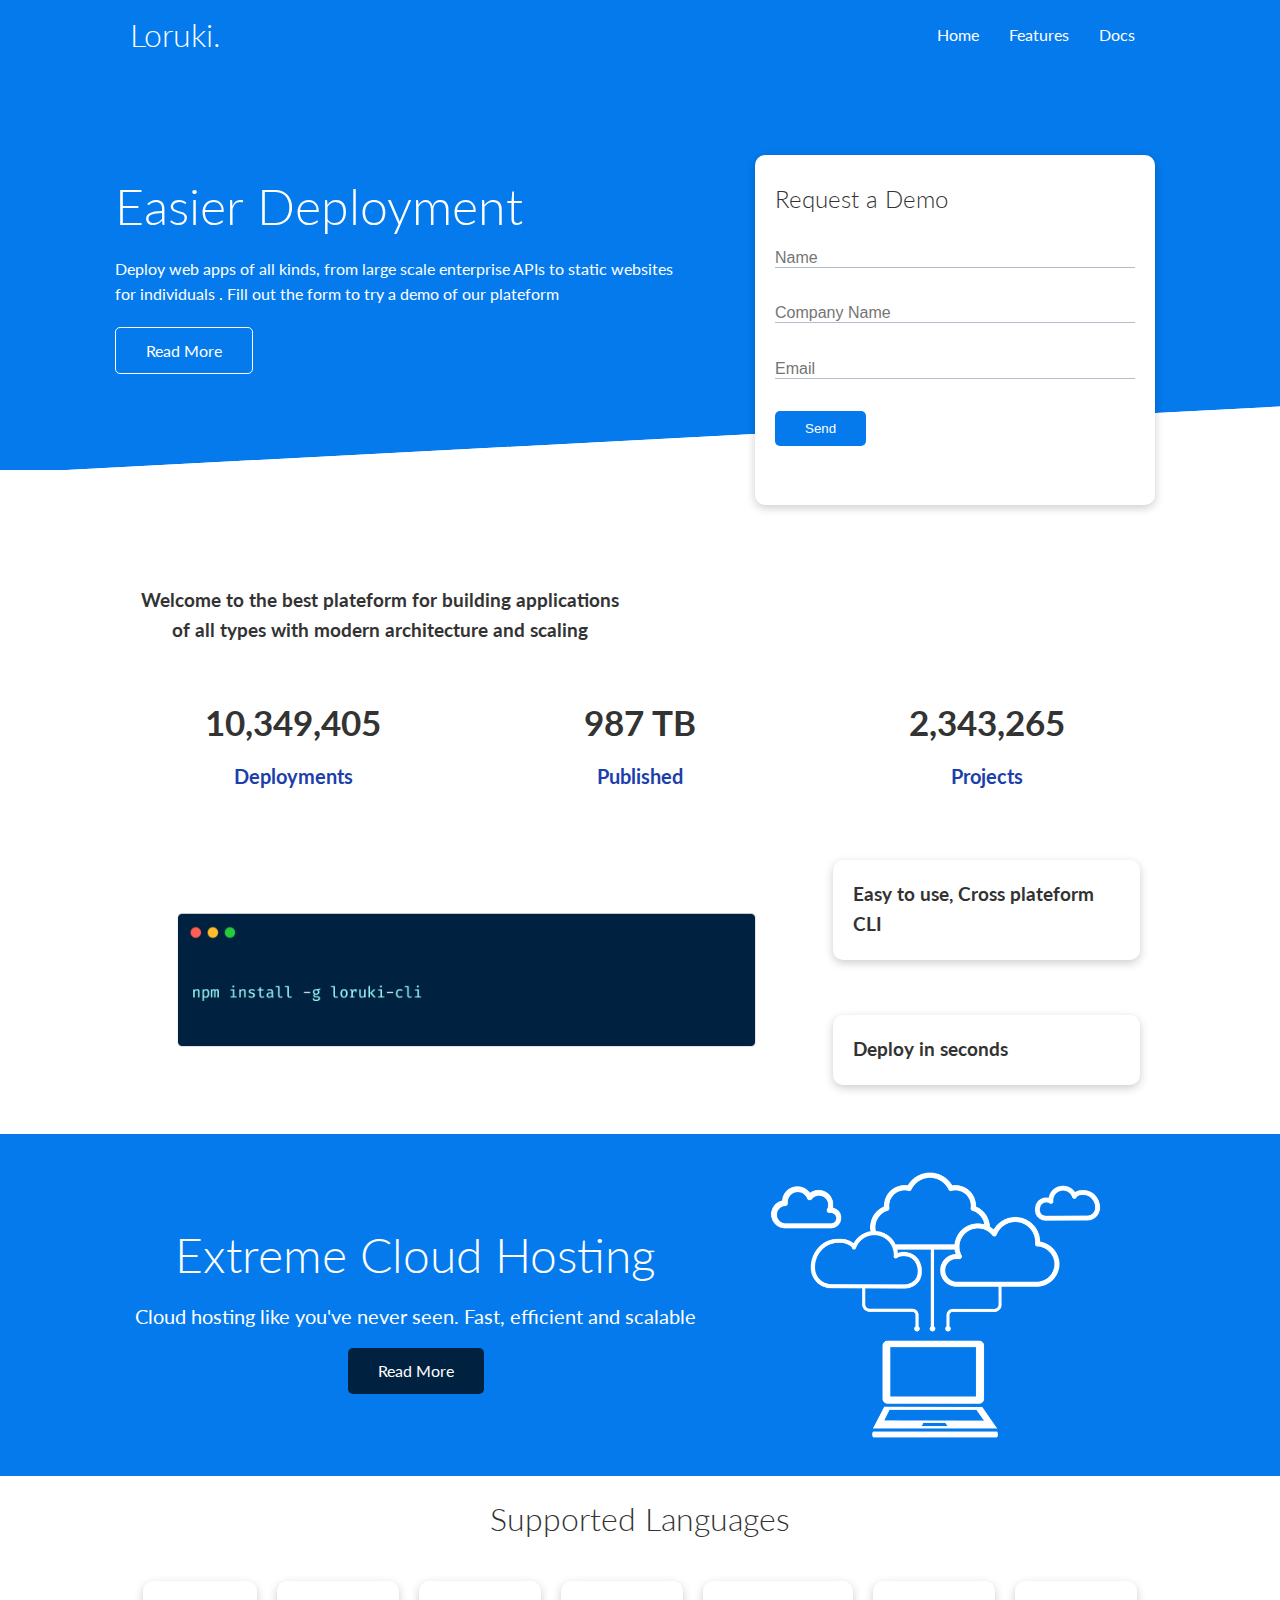
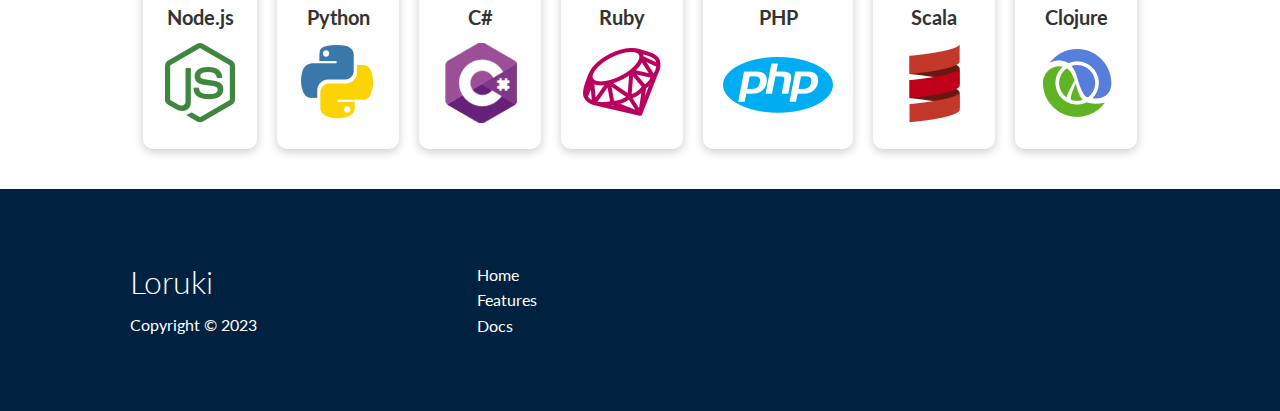
<file: index.html>
<!DOCTYPE html>
<html lang="en">

<head>
    <meta charset="UTF-8">
    <meta http-equiv="X-UA-Compatible" content="IE=edge">
    <meta name="viewport" content="width=device-width, initial-scale=1.0">
    <link rel="stylesheet" href="https://cdnjs.cloudflare.com/ajax/libs/font-awesome/6.4.2/css/all.min.css"
        integrity="sha512-z3gLpd7yknf1YoNbCzqRKc4qyor8gaKU1qmn+CShxbuBusANI9QpRohGBreCFkKxLhei6S9CQXFEbbKuqLg0DA=="
        crossorigin="anonymous" referrerpolicy="no-referrer" />
    <link rel="stylesheet" href="css/style.css">
    <link rel="stylesheet" href="css/utilities.css">
    <title>Loruki: Cloud Hosting For Everyone</title>
</head>

<body>
    <!-- NavBar -->
    <div class="navbar">
        <div class="container flex">
            <h1 class="logo">Loruki.</h1>
            <nav>
                <ul>
                    <li><a href="index.html">Home</a></li>
                    <li><a href="features.html">Features</a></li>
                    <li><a href="docs.html">Docs</a></li>
                </ul>
            </nav>
        </div>
    </div>

    <!-- Showcase -->
    <section class="showcase">
        <div class="container grid">
            <div class="showcase-text">
                <h1>Easier Deployment</h1>
                <p>Deploy web apps of all kinds, from large scale enterprise APIs to static websites for individuals .
                    Fill out the form to try a demo of our plateform</p>
                <a href="features.html" class="btn btn-outline">Read More</a>
            </div>
            <div class="showcase-form card">
                <h2>Request a Demo</h2>
                <form>
                    <div class="form-control">
                        <input type="text" name="name" placeholder="Name" required>
                    </div>
                    <div class="form-control">
                        <input type="text" name="company" placeholder="Company Name" required>
                    </div>
                    <div class="form-control">
                        <input type="email" name="email" placeholder="Email" required>
                    </div>
                    <input type="submit" value="Send" class="btn btn-primary">
                </form>
            </div>
        </div>
    </section>


    <!-- Stats -->
    <section class="stats">
        <div class="container">
            <h3 class="stats-heading text-center my-1">
                Welcome to the best plateform for building applications of all types with modern architecture and
                scaling
            </h3>

            <div class="grid grid-3 text-center my-4">
                <div>
                    <i class="fas fa-server fa-3x"></i>
                    <h3>10,349,405</h3>
                    <p class="text-secondary">Deployments</p>
                </div>
                <div>
                    <i class="fas fa-upload fa-3x"></i>
                    <h3>987 TB</h3>
                    <p class="text-secondary">Published</p>
                </div>
                <div>
                    <i class="fas fa-project-diagram fa-3x"></i>
                    <h3>2,343,265</h3>
                    <p class="text-secondary">Projects</p>
                </div>
            </div>
        </div>
    </section>

    <!-- Cli -->
    <section class="cli">
        <div class="container grid">
            <img src="images/cli.png" alt="">
            <div class="card">
                <h3>Easy to use, Cross plateform CLI</h3>
            </div>
            <div class="card">
                <h3>Deploy in seconds</h3>
            </div>
        </div>
    </section>

    <!-- Cloud -->

    <section class="cloud bg-primary my-2 py-2">
        <div class="container grid">
            <div class="text-center">
                <h2 class="lg">Extreme Cloud Hosting</h2>
                <p class="lead my-1">Cloud hosting like you've never seen. Fast, efficient and scalable</p>
                <a href="features.html" class="btn btn-dark">Read More</a>
            </div>
            <img src="images/cloud.png" alt="">
        </div>
    </section>


    <!-- languages-->

    <section class="languages">
        <h2 class="md text-center my-2">
            Supported Languages
        </h2>
        <div class="container flex">
            <div class="card">
                <h4>Node.js</h4>
                <img src="images/logos/node.png" alt="">
            </div>

            <div class="card">
                <h4>Python</h4>
                <img src="images/logos/python.png" alt="">
            </div>

            <div class="card">
                <h4>C#</h4>
                <img src="images/logos/csharp.png" alt="">
            </div>

            <div class="card">
                <h4>Ruby</h4>
                <img src="images/logos/ruby.png" alt="">
            </div>

            <div class="card">
                <h4>PHP</h4>
                <img src="images/logos/php.png" alt="">
            </div>

            <div class="card">
                <h4>Scala</h4>
                <img src="images/logos/scala.png" alt="">
            </div>

            <div class="card">
                <h4>Clojure</h4>
                <img src="images/logos/clojure.png" alt="">
            </div>
        </div>
    </section>

    <!-- Footer -->

    <footer class="footer bg-dark py-5">
        <div class="container grid grid-3">
            <div>
                <h1>
                    Loruki
                </h1>
                <p>Copyright &copy; 2023</p>
            </div>
            <nav>
                <ul>
                    <li><a href="index.html">Home</a></li>
                    <li><a href="features.html">Features</a></li>
                    <li><a href="docs.html">Docs</a></li>
                </ul>
            </nav>
            <div class="social">
                <a href="#"><i class="fab fa-github fa-2x"></i></a>
                <a href="#"><i class="fab fa-facebook fa-2x"></i></a>
                <a href="#"><i class="fab fa-instagram fa-2x"></i></a>
                <a href="#"><i class="fab fa-twitter fa-2x"></i></a>
            </div>
        </div>
    </footer>


</body>

</html>
</file>
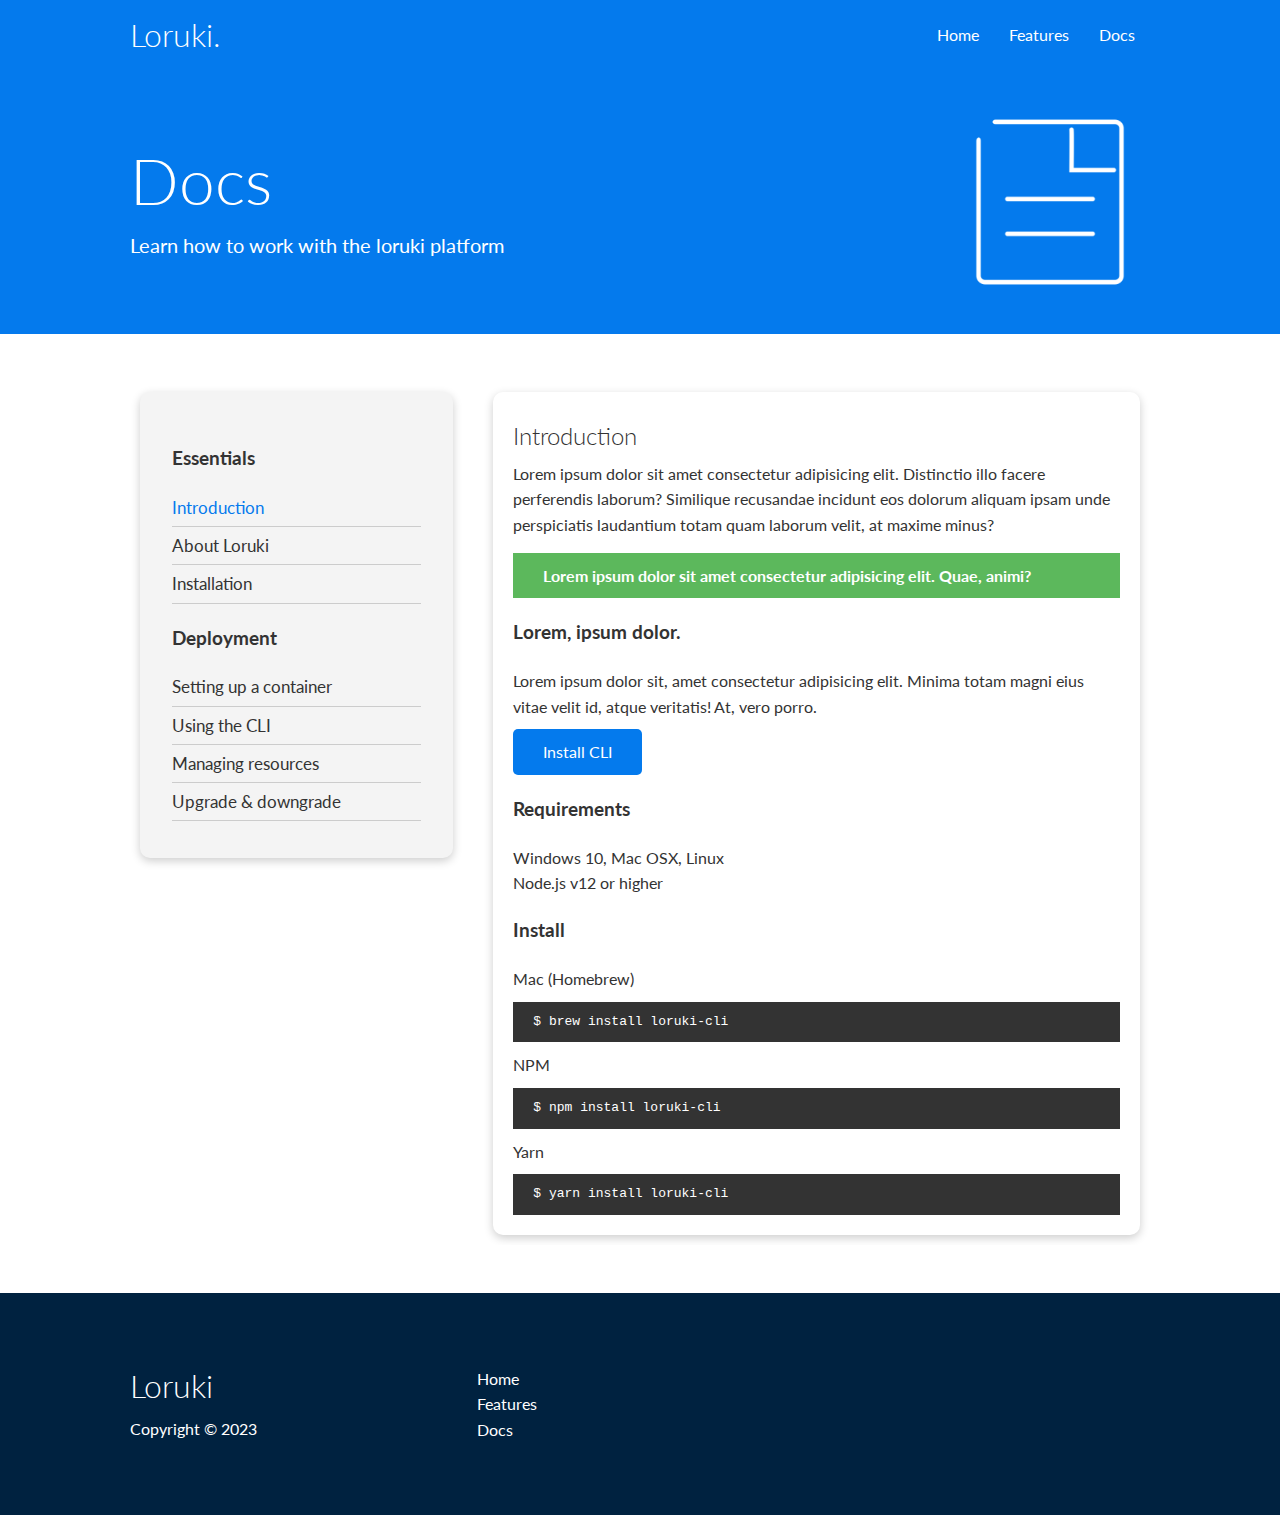
<file: docs.html>
<!DOCTYPE html>
<html lang="en">

<head>
    <meta charset="UTF-8">
    <meta http-equiv="X-UA-Compatible" content="IE=edge">
    <meta name="viewport" content="width=device-width, initial-scale=1.0">
    <link rel="stylesheet" href="https://cdnjs.cloudflare.com/ajax/libs/font-awesome/6.4.2/css/all.min.css"
        integrity="sha512-z3gLpd7yknf1YoNbCzqRKc4qyor8gaKU1qmn+CShxbuBusANI9QpRohGBreCFkKxLhei6S9CQXFEbbKuqLg0DA=="
        crossorigin="anonymous" referrerpolicy="no-referrer" />
    <link rel="stylesheet" href="css/style.css">
    <link rel="stylesheet" href="css/utilities.css">
    <title>Loruki: Cloud Hosting For Everyone</title>
</head>

<body>
    <!-- NavBar -->
    <div class="navbar">
        <div class="container flex">
            <h1 class="logo">Loruki.</h1>
            <nav>
                <ul>
                    <li><a href="index.html">Home</a></li>
                    <li><a href="features.html">Features</a></li>
                    <li><a href="docs.html">Docs</a></li>
                </ul>
            </nav>
        </div>
    </div>

    <!-- Head -->

    <section class="docs-head bg-primary py-3">
        <div class="container grid">
            <div>
                <h1 class="xl">Docs</h1>
                <p class="lead">
                    Learn how to work with the loruki platform
                </p>
            </div>
            <img src="images/docs.png" alt="">
        </div>
    </section>

    <!-- Docs Main -->

    <section class="docs-main my-4">
        <div class="container grid">
            <div class="card bg-light p-3">
                <h3 class="my-2">Essentials</h3>
                <nav>
                    <ul>
                        <li><a class="text-primary" href="#">Introduction</a></li>
                        <li><a href="#">About Loruki</a></li>
                        <li><a href="#">Installation</a></li>
                    </ul>
                </nav>

                <h3 class="my-2">Deployment</h3>
                <nav>
                    <ul>
                        <li><a href="#">Setting up a container</a></li>
                        <li><a href="#">Using the CLI</a></li>
                        <li><a href="#">Managing resources</a></li>
                        <li><a href="#">Upgrade & downgrade</a></li>
                    </ul>
                </nav>
            </div>
            <div class="card">
                <h2>Introduction</h2>
                <p>Lorem ipsum dolor sit amet consectetur adipisicing elit. Distinctio illo facere perferendis laborum?
                    Similique recusandae incidunt eos dolorum aliquam ipsam unde perspiciatis laudantium totam quam
                    laborum velit, at maxime minus?</p>

                <div class="alert alert-success">
                    <i class="fas fa-info"></i> Lorem ipsum dolor sit amet consectetur adipisicing elit. Quae, animi?
                </div>

                <h3>Lorem, ipsum dolor.</h3>
                <p>Lorem ipsum dolor sit, amet consectetur adipisicing elit. Minima totam magni eius vitae velit id,
                    atque veritatis! At, vero porro.</p>
                <a href="#" class="btn btn-primary">Install CLI</a>

                <h3>Requirements</h3>
                <ul>
                    <li>Windows 10, Mac OSX, Linux</li>
                    <li>Node.js v12 or higher</li>
                </ul>

                <h3>Install</h3>
                <p>Mac (Homebrew)</p>
                <pre><code>$ brew install loruki-cli</code></pre>
                <p>NPM</p>
                <pre><code>$ npm install loruki-cli</code></pre>
                <p>Yarn</p>
                <pre><code>$ yarn install loruki-cli</code></pre>

            </div>
        </div>
    </section>

    <!-- Footer -->

    <footer class="footer bg-dark py-5">
        <div class="container grid grid-3">
            <div>
                <h1>
                    Loruki
                </h1>
                <p>Copyright &copy; 2023</p>
            </div>
            <nav>
                <ul>
                    <li><a href="index.html">Home</a></li>
                    <li><a href="features.html">Features</a></li>
                    <li><a href="docs.html">Docs</a></li>
                </ul>
            </nav>
            <div class="social">
                <a href="#"><i class="fab fa-github fa-2x"></i></a>
                <a href="#"><i class="fab fa-facebook fa-2x"></i></a>
                <a href="#"><i class="fab fa-instagram fa-2x"></i></a>
                <a href="#"><i class="fab fa-twitter fa-2x"></i></a>
            </div>
        </div>
    </footer>


</body>

</html>
</file>
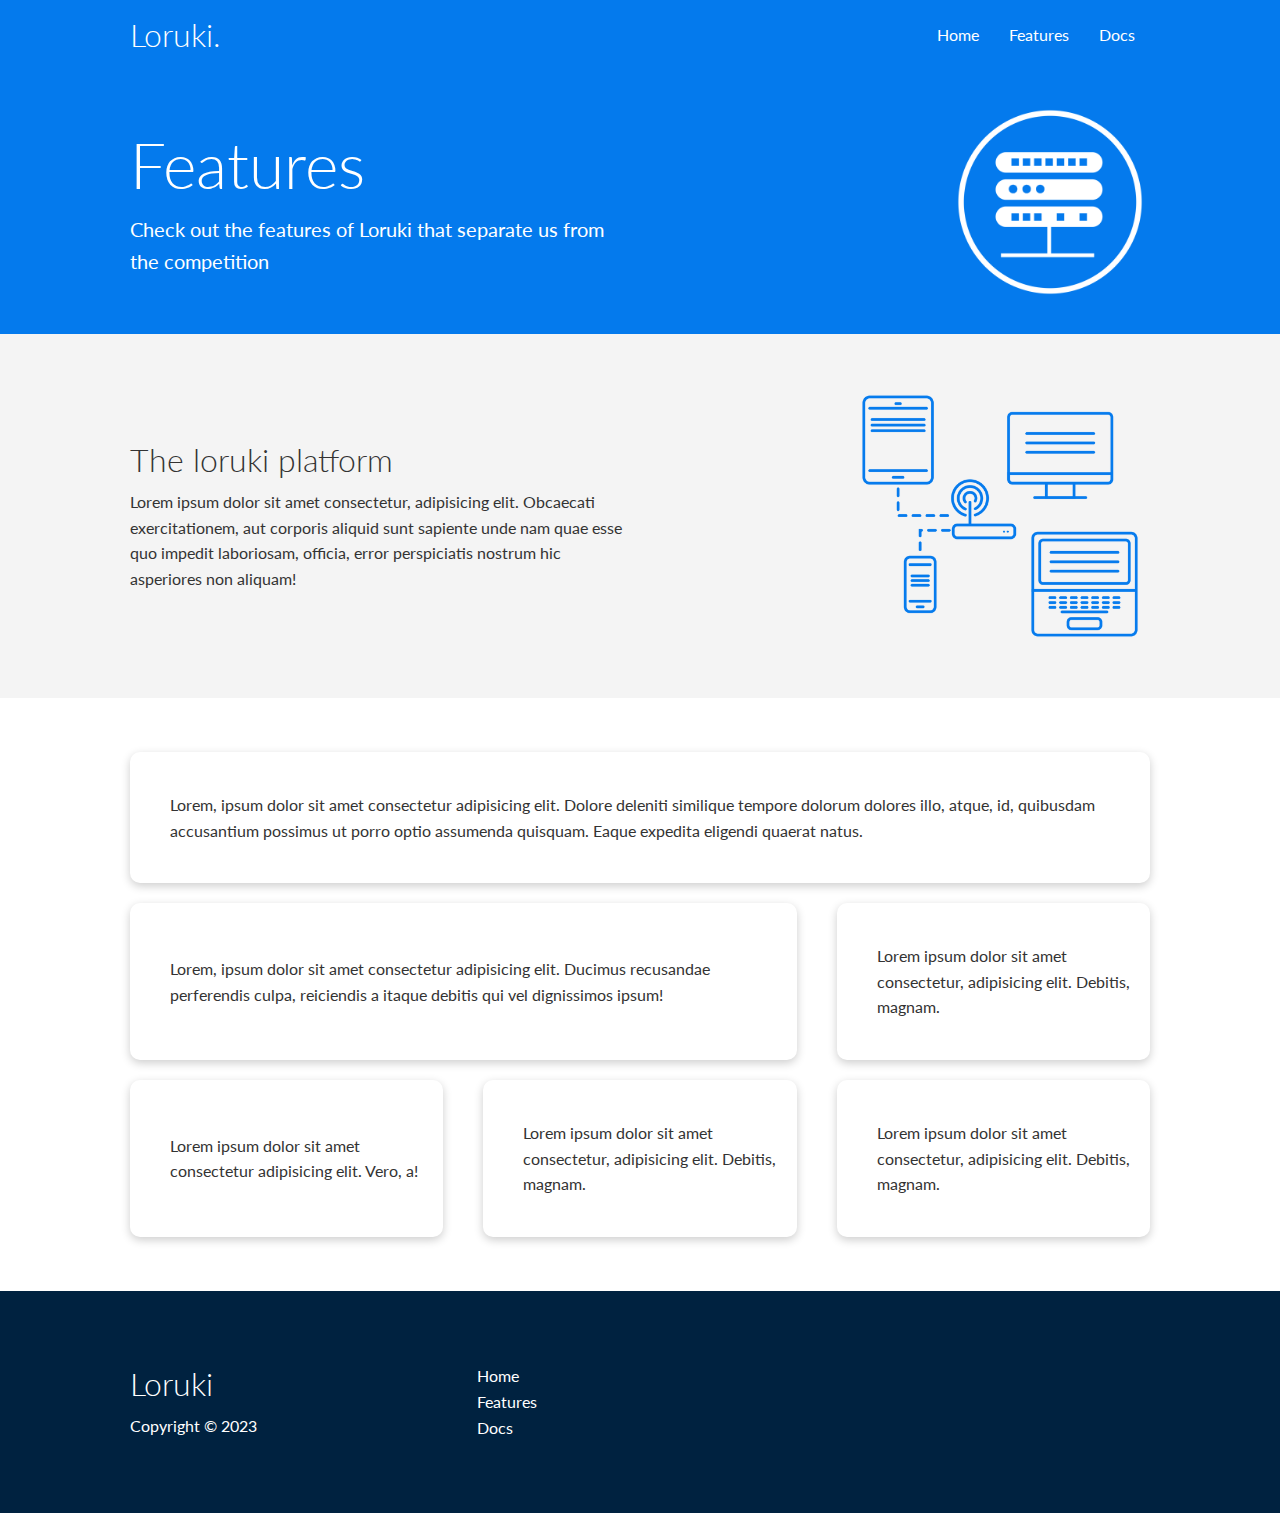
<file: features.html>
<!DOCTYPE html>
<html lang="en">

<head>
    <meta charset="UTF-8">
    <meta http-equiv="X-UA-Compatible" content="IE=edge">
    <meta name="viewport" content="width=device-width, initial-scale=1.0">
    <link rel="stylesheet" href="https://cdnjs.cloudflare.com/ajax/libs/font-awesome/6.4.2/css/all.min.css"
        integrity="sha512-z3gLpd7yknf1YoNbCzqRKc4qyor8gaKU1qmn+CShxbuBusANI9QpRohGBreCFkKxLhei6S9CQXFEbbKuqLg0DA=="
        crossorigin="anonymous" referrerpolicy="no-referrer" />
    <link rel="stylesheet" href="css/style.css">
    <link rel="stylesheet" href="css/utilities.css">
    <title>Loruki: Cloud Hosting For Everyone</title>
</head>

<body>
    <!-- NavBar -->
    <div class="navbar">
        <div class="container flex">
            <h1 class="logo">Loruki.</h1>
            <nav>
                <ul>
                    <li><a href="index.html">Home</a></li>
                    <li><a href="features.html">Features</a></li>
                    <li><a href="docs.html">Docs</a></li>
                </ul>
            </nav>
        </div>
    </div>

    <!-- Head -->

    <section class="features-head bg-primary py-3">
        <div class="container grid">
            <div>
                <h1 class="xl">Features</h1>
                <p class="lead">
                    Check out the features of Loruki that separate us from the competition
                </p>
            </div>
            <img src="images/server.png" alt="">
        </div>
    </section>

    <!-- Sub Head -->

    <section class="features-sub-head bg-light py-3">
        <div class="container grid">
            <div>
                <h1 class="md">The loruki platform</h1>
                <p>
                    Lorem ipsum dolor sit amet consectetur, adipisicing elit. Obcaecati exercitationem, aut corporis
                    aliquid sunt sapiente unde nam quae esse quo impedit laboriosam, officia, error perspiciatis nostrum
                    hic asperiores non aliquam!
                </p>
            </div>
            <img src="images/server2.png" alt="">
        </div>
    </section>

    <section class="features-main my-2">
        <div class="container grid grid-3">
            <div class="card flex">
                <i class="fas fa-server fa-3x"></i>

                <p>Lorem, ipsum dolor sit amet consectetur adipisicing elit. Dolore deleniti similique tempore dolorum
                    dolores illo, atque, id, quibusdam accusantium possimus ut porro optio assumenda quisquam. Eaque
                    expedita eligendi quaerat natus.</p>

            </div>

            <div class="card flex">

                <i class="fas fa-network-wired fa-3x"></i>

                <p>
                    Lorem, ipsum dolor sit amet consectetur adipisicing elit. Ducimus
                    recusandae perferendis culpa, reiciendis a itaque debitis qui vel
                    dignissimos ipsum!
                </p>

            </div>

            <div class="card flex">
                <i class="fas fa-laptop-code fa-3x"></i>

                <p>
                    Lorem ipsum dolor sit amet consectetur, adipisicing elit. Debitis,
                    magnam.
                </p>

            </div>

            <div class="card flex">
                <i class="fas fa-database fa-3x"></i>
                <p>
                    Lorem ipsum dolor sit amet consectetur adipisicing elit. Vero, a!
                </p>

            </div>

            <div class="card flex">
                <i class="fas fa-power-off fa-3x"></i>
                <p>
                    Lorem ipsum dolor sit amet consectetur, adipisicing elit. Debitis,
                    magnam.
                </p>
            </div>

            <div class="card flex">
                <i class="fas fa-upload fa-3x"></i>
                <p>
                    Lorem ipsum dolor sit amet consectetur, adipisicing elit. Debitis,
                    magnam.
                </p>
            </div>
        </div>
    </section>

    <!-- Footer -->

    <footer class="footer bg-dark py-5">
        <div class="container grid grid-3">
            <div>
                <h1>
                    Loruki
                </h1>
                <p>Copyright &copy; 2023</p>
            </div>
            <nav>
                <ul>
                    <li><a href="index.html">Home</a></li>
                    <li><a href="features.html">Features</a></li>
                    <li><a href="docs.html">Docs</a></li>
                </ul>
            </nav>
            <div class="social">
                <a href="#"><i class="fab fa-github fa-2x"></i></a>
                <a href="#"><i class="fab fa-facebook fa-2x"></i></a>
                <a href="#"><i class="fab fa-instagram fa-2x"></i></a>
                <a href="#"><i class="fab fa-twitter fa-2x"></i></a>
            </div>
        </div>
    </footer>


</body>

</html>
</file>
<file: css/style.css>
@import url('https://fonts.googleapis.com/css2?family=Lato:wght@300&display=swap');

:root {
    --primary-color: #047aed;
    --secondary-color: #1c3fab;
    --dark-color: #002240;
    --light-color: #f4f4f4;
    --success-color: #5cb85c;
    --error-color: #d9534f;
}

* {
    margin: 0;
    padding: 0;
    box-sizing: border-box;
}

body {
    font-family: 'Lato', sans-serif;
    color: #333;
    line-height: 1.6;
}

ul {
    list-style-type: none;
}

a {
    text-decoration: none;
    color: #333;
}

h1,h2 {
    font-weight: 300;
    line-height: 1.2;
    margin: 10px 0;
}

p {
    margin: 10px 0;
}

img {
    width: 100%;
}

code , pre {
    color: #fff;
    background-color: #333;
    padding: 10px;
}

/*Navbar */
.navbar {
    background-color: var(--primary-color);
    color: #fff;
    height: 70px;
}

.navbar ul {
    display : flex; 
}

.navbar a {
    color: #fff;
    padding: 10px;
    margin: 0 5px;
}

.navbar a:hover {
    border-bottom: #fff solid;
}
.navbar .flex {
    justify-content: space-between;
}

/* Showcase */

.showcase {
    height: 400px;
    background-color: var(--primary-color);
    color: #fff;
    position: relative;

}

.showcase h1 {
    font-size: 50px;
}

.showcase p {
    margin: 20px 0;
}

.showcase .grid {
    overflow: visible;
    grid-template-columns: 55% 45%;
    gap: 30px;
}

.showcase-text {
    animation: slideInFromLeft 1s ease-in;
}

.showcase-form {
    position: relative;
    top: 60px;
    height: 350px;
    width: 400px;
    padding: 40px;
    z-index: 100;
    justify-self: flex-end;
    animation: slideInFromRight 1s ease-in;
}

.showcase-form .form-control {
    margin: 30px 0;
}

.showcase-form input[type='text'],
.showcase-form input[type='email'] {
    border : 0;
    border-bottom: 1px solid #b4becb;
    width : 100%;
    font-size: 16px;
}

.showcase-form  input:focus {
    outline: none;
}

.showcase::before ,
.showcase::after {
    content: '';
    position:absolute;
    height: 100px;
    bottom: -70px;
    right: 0;
    left: 0;
    background: #fff;
    transform: skewY(-3deg);
    -webkit-transform: skewY(-3deg);
    -moz-transform: skewY(-3deg);
    -ms-transform: skewY(-3deg);
}

/* Stats */

.stats {
    padding-top: 100px;
    animation: slideInFromBottom 1s ease-in;
}

.stats-heading {
    max-width: 500px;
    margin: auto;
}

.stats .grid h3 {
    font-size: 35px;
}

.stats .grid p {
    font-size: 20px;
    font-weight: bold;
}

/* CLI */

.cli .grid {
    grid-template-columns: repeat(3, 1fr);
    grid-template-rows: repeat(2, 1fr);
}

.cli .grid > *:first-child {
    grid-column: 1 / span 2;
    grid-row: 1 / span 2;
}

/* Cloud */

.cloud .grid {
    grid-template-columns: 4fr 3fr;
}

/* Languages */

.languages .flex {
    flex-wrap: wrap;
    flex-direction: row;
}

.languages .card {
    text-align: center;
    margin: 18px 10px 40px;
    transition: transform 0.2s ease-in;
}

.languages .card h4 {
    font-size: 20px;
    margin-bottom: 10px;
}

.languages .card:hover {
    transform: translateY(-15px);
}

/* Features */

.features-head img ,
.docs-head img {
        width: 200px;
        justify-self: flex-end;
    }

.features-sub-head img {
        width: 300px;
        justify-self: flex-end;
    }

.features-main .card > i {

    margin-right: 20px;

}

.features-main .grid {

    padding:30px;

}

.features-main .grid >*:first-child {

    grid-column: 1 / span 3;

}
.features-main .grid >*:nth-child(2) {

    grid-column: 1 / span 2;

}

/* Docs */

.docs-main h3 {
    margin:20px 0;

}

.docs-main .grid {

    grid-template-columns: 1fr 2fr;
    align-items: flex-start;

}

.docs-main nav li {
    font-size: 17px;
    padding-bottom: 5px;
    margin-bottom: 5px;
    border-bottom: 1px solid #ccc;
}

.docs-main a:hover{
    font-weight: bold;
}

/* Footer */

.footer .social a {

    margin: 0 5px;
}

/* Animations */
@keyframes slideInFromLeft {
    0% {
      transform: translateX(-100%);
    }
  
    100% {
      transform: translateX(0);
    }
  }
  
  @keyframes slideInFromRight {
    0% {
      transform: translateX(100%);
    }
  
    100% {
      transform: translateX(0);
    }
  }
  
  @keyframes slideInFromTop {
    0% {
      transform: translateY(-100%);
    }
  
    100% {
      transform: translateX(0);
    }
  }
  
  @keyframes slideInFromBottom {
    0% {
      transform: translateY(100%);
    }
  
    100% {
      transform: translateX(0);
    }
  }
  @media (max-width: 1000px){
  
    .showcase-form{
      width: 340px;
    }
  }

/* Tablets and under */

@media (max-width: 768px) {

.grid , 
.showcase .grid ,
.stats .grid ,
.cli .grid ,
.cloud .grid ,
.features-main .grid ,
.docs-main .grid {
        grid-template-columns: 1fr;
        grid-template-rows: 1fr;
    }

.showcase {
        height: auto;
    }
    
.showcase-text {
        text-align: center;
        margin-top: 40px;
        animation: slideInFromTop 1s ease-in;

    }

.showcase-form {
        justify-self: center;
        margin: auto;
        animation: slideInFromBottom 1s ease-in;
    }

.cli .grid > *:first-child {
        grid-column: 1;
        grid-row: 1;
    }

.features-head ,
.features-sub-head ,
.docs-head {
        text-align: center;
    }

.features-head img ,
.features-sub-head img ,
.docs-head img {
        justify-self: center;
    }

.features-main .grid >*:first-child ,
.features-main .grid >*:nth-child(2) {
        grid-column: 1;
    }

}


/* Mobile */

@media(max-width: 500px){

.navbar {
        height: 110px;
    }

.navbar .flex {
        flex-direction: column;
    }

.navbar ul {
        padding: 10px;
        background-color: rgba(0,0,0,0.1);
    }
}
</file>
<file: css/utilities.css>
.container {
    max-width: 1100px;
    margin: 0 auto;
    overflow: auto;
    padding: 0 40px;
}

.card {
    background-color: #fff;
    color: #333;
    border-radius: 10px;
    box-shadow: 0 3px 10px rgba(0,0,0,0.2);
    padding: 20px;
    margin: 10px;
}

.btn {
    display: inline-block;
    padding: 10px 30px;
    cursor: pointer;
    background: var(--primary-color);
    color: #fff;
    border:none;
    border-radius: 5px;
}

.btn-outline {
    background-color: transparent;
    border: 1px #fff solid ;
}

.btn:hover {
    transform: scale(0.98);
}

/* Backgrounds & Colors buttons*/

.bg-primary, .btn-primary {
    background-color: var(--primary-color);
    color: #fff;
}
.bg-secondary, .btn-secondary {
    background-color: var(--secondary-color);
    color: #fff;
}
.bg-dark, .btn-dark {
    background-color: var(--dark-color);
    color: #fff;
}
.bg-light, .btn-light {
    background-color: var(--light-color);
    color: #333;
}

.bg-primary a , .btn-primary a ,.bg-secondary a , .btn-secondary a ,.bg-dark a , .btn-dark a {
    color: #fff;
}

/* Text Colors */
.text-primary {
    color: var(--primary-color);
}
.text-secondary {
    color: var(--secondary-color);
}
.text-dark {
    color: var(--dark-color);
}
.text-light {
    color: var(--light-color);

}

/* Text Sizes */

.lead {
    font-size: 20px;
}

.sm {
    font-size: 1rem;
}

.md {
    font-size: 2rem;
}

.lg {
    font-size: 3rem;
}

.xl {
    font-size: 4rem;
}

.text-center {
    text-align: center;
}

/* Alert */

.alert {
    background-color: var(--light-color);
    padding: 10px 20px;
    font-weight: bold;
    margin: 15px 0;
}

.alert i {
    margin-right: 10px;
}

.alert-success{
    background-color: var(--success-color);
    color: #fff;
}
.alert-error{
    background-color: var(--error-color);
    color: #fff;
}

.flex  {
    display: flex;
    justify-content: center;
    align-items: center;
    height: 100%;
}

.grid {
    display: grid;
    grid-template-columns: repeat(2, 1fr);
    gap: 20px;
    justify-content: center;
    align-items: center;
    height: 100%;
}

.grid-3 {
    grid-template-columns: repeat(3, 1fr);
}

/* Margins */

.my-1 {
    margin: 1rem 0;
}

.my-2 {
    margin: 1.5rem 0;
}

.my-3 {
    margin: 2rem 0;
}

.my-4 {
    margin: 3rem 0;
}

.my-5 {
    margin: 4rem 0;
}

.m-1 {
    margin: 1rem;
}

.m-2 {
    margin: 1.5rem;
}

.m-3 {
    margin: 2rem;
}

.m-4 {
    margin: 3rem;
}

.m-5 {
    margin: 4rem;
}

/* Padding */

.py-1 {
    padding: 1rem 0;
}

.py-2 {
    padding: 1.5rem 0;
}

.py-3 {
    padding: 2rem 0;
}

.py-4 {
    padding: 3rem 0;
}

.py-5 {
    padding: 4rem 0;
}

.p-1 {
    padding: 1rem;
}

.p-2 {
    padding: 1.5rem;
}

.p-3 {
    padding: 2rem;
}

.p-4 {
    padding: 3rem;
}

.p-5 {
    padding: 4rem;
}
</file>
